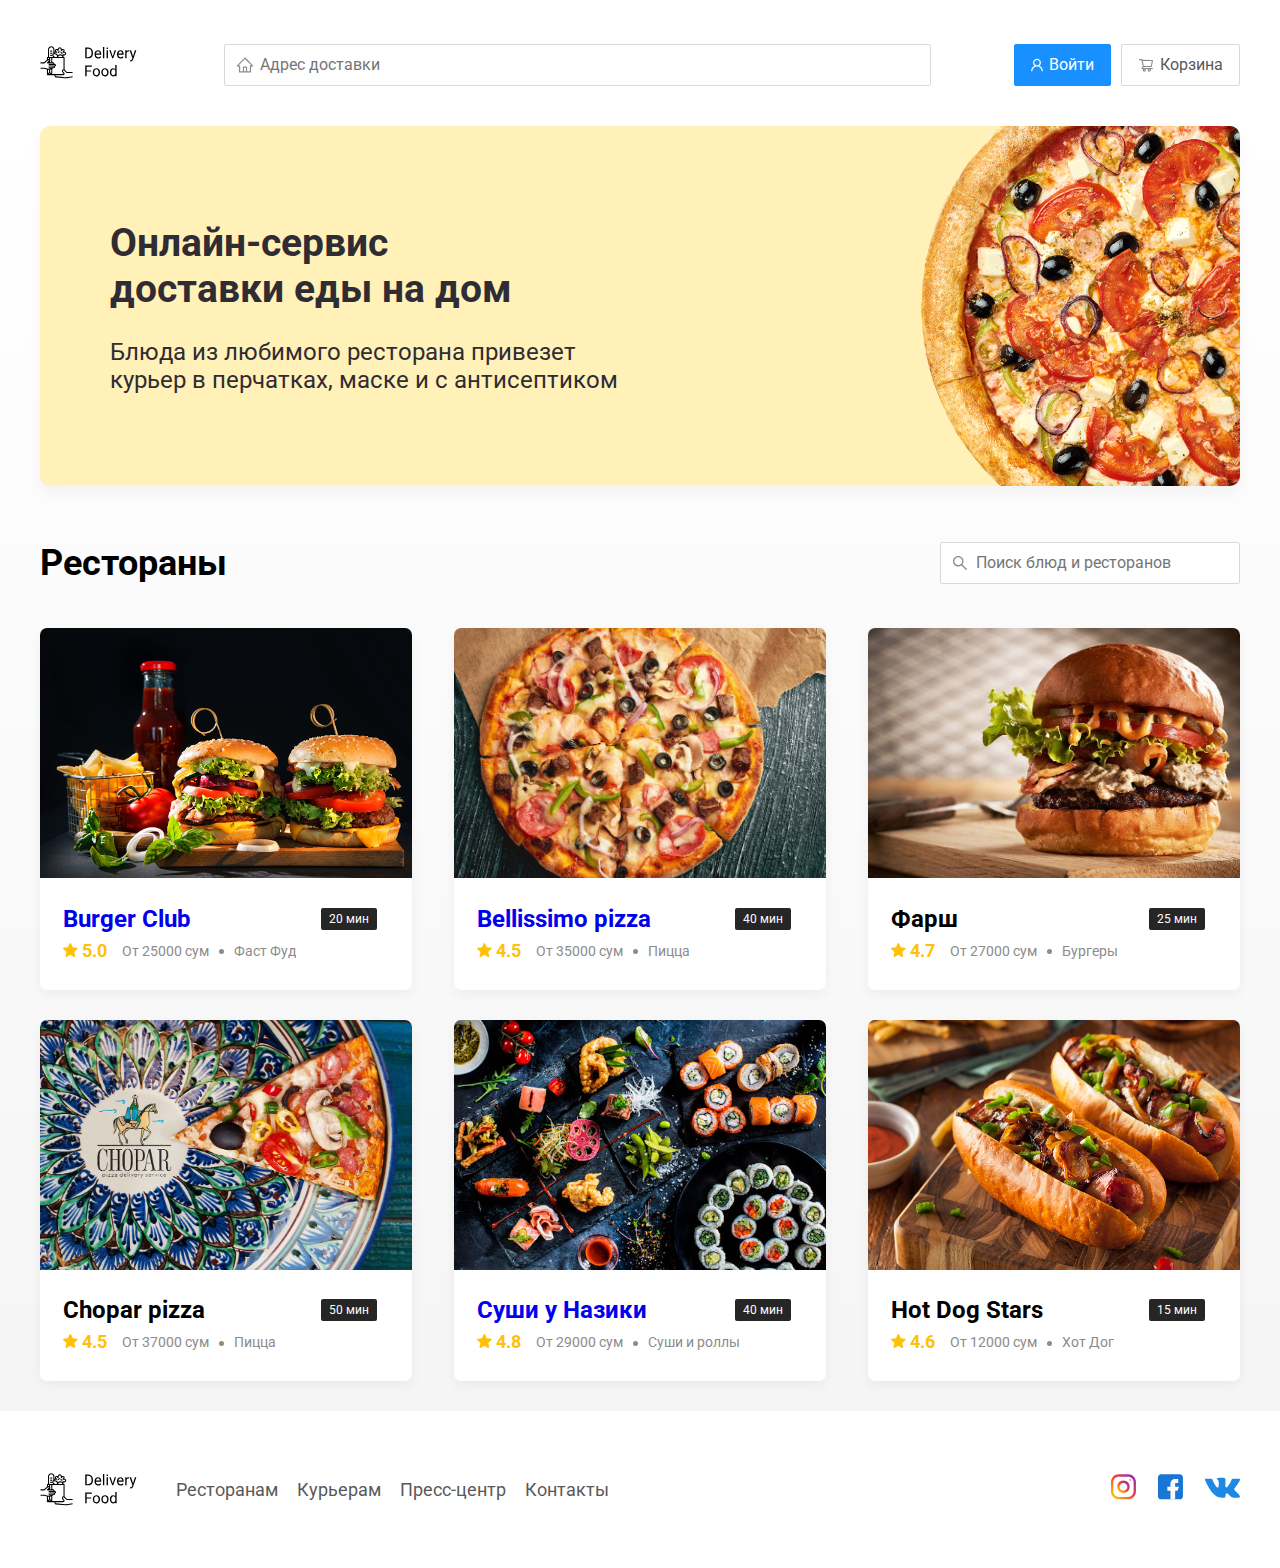
<file: index.html>
<!DOCTYPE html>
<html lang="ru">
<head>
  <meta charset="UTF-8">
  <meta name="viewport" content="width=device-width, initial-scale=1.0">
  <title>Delivery Food</title>
  <link href="https://fonts.googleapis.com/css2?family=Roboto:wght@400;700&display=swap" rel="stylesheet">
  <link rel="stylesheet" href="css\normalize.css">
  <link rel="stylesheet" href="css/style.css">
</head>
<body>
  <div class="container">
    <!-- Шапка сайта -->
    <header class="header">
      <a href="index.html" class="logo">
        <img src="img\logo.svg" alt="logo">
      </a>
      <input type="text" class="input input-address" placeholder="Адрес доставки">
      <div class="buttons">
        <button class="button button-primary">
          <img src="img/user.svg" alt="user" class="button-icon">
          <span class="button-text">Войти</span>
        </button>
        <button class="button">
          <img src="img/shopping-card.svg" alt="shopping card" class="button-icon">
          <span class="button-text">Корзина</span>
        </button>
      </div>
    </header>
  </div>
  <!-- .container -->
  <main class="main">
    <div class="container">
      <section class="promo">
        <h1 class="promo-title">Онлайн-сервис <br> доставки еды на дом</h1>
        <p class="promo-text">Блюда из любимого ресторана привезет курьер в перчатках, маске и с антисептиком</p>
      </section>
      
      <section class="restaurants">
        <div class="section-heading">
          <h2 class="section-title">Рестораны</h2>
          <input type="text" class="input input-search" placeholder="Поиск блюд и ресторанов">
        </div>
        <div class="cards">
          <a href="restaurant.html" class="card">
            <img src="img/burger club.jpg" alt="image" class="card-image">
            <div class="card-text">
              <div class="card-heading">
                <h3 class="card-title">Burger Club</h3>
                <span class="card-tag tag">20 мин</span>
              </div>
              <!-- card-heading -->
              <div class="card-info">
                <div class="rating"> <img src="img/rating.svg" alt="rating" class="rating-star"> 5.0</div>
                <div class="price">От 25000 сум</div>
                <div class="category">Фаст Фуд</div>
                <!-- card-info -->
              </div>
            </div>
          </a>
          <!-- /.card -->
          <a href="restaurant.html" class="card">
            <img src="img/bellissimo.jpg" alt="image" class="card-image">
            <div class="card-text">
              <div class="card-heading">
                <h3 class="card-title">Bellissimo pizza</h3>
                <span class="card-tag tag">40 мин</span>
              </div>
              <!-- card-heading -->
              <div class="card-info">
                <div class="rating"> <img src="img/rating.svg" alt="rating" class="rating-star"> 4.5</div>
                <div class="price">От 35000 сум</div>
                <div class="category">Пицца</div>
                <!-- card-info -->
              </div>
            </div>
          </a>
          <!-- /.card -->
          <div class="card">
            <img src="img/farsh.jpg" alt="image" class="card-image">
            <div class="card-text">
              <div class="card-heading">
                <h3 class="card-title">Фарш</h3>
                <span class="card-tag tag">25 мин</span>
              </div>
              <!-- card-heading -->
              <div class="card-info">
                <div class="rating"> <img src="img/rating.svg" alt="rating" class="rating-star"> 4.7</div>
                <div class="price">От 27000 сум</div>
                <div class="category">Бургеры</div>
                <!-- card-info -->
              </div>
            </div>
          </div>
          <!-- /.card -->
          <div class="card">
            <img src="img/chopar.jpg" alt="image" class="card-image">
            <div class="card-text">
              <div class="card-heading">
                <h3 class="card-title">Chopar pizza</h3>
                <span class="card-tag tag">50 мин</span>
              </div>
              <!-- card-heading -->
              <div class="card-info">
                <div class="rating"> <img src="img/rating.svg" alt="rating" class="rating-star"> 4.5</div>
                <div class="price">От 37000 сум</div>
                <div class="category">Пицца</div>
                <!-- card-info -->
              </div>
            </div>
          </div>
          <!-- /.card -->
          <a href="restaurant.html" class="card">
            <img src="img/sushi.jpg" alt="image" class="card-image">
            <div class="card-text">
              <div class="card-heading">
                <h3 class="card-title">Суши у Назики</h3>
                <span class="card-tag tag">40 мин</span>
              </div>
              <!-- card-heading -->
              <div class="card-info">
                <div class="rating"> <img src="img/rating.svg" alt="rating" class="rating-star"> 4.8</div>
                <div class="price">От 29000 сум</div>
                <div class="category">Суши и роллы</div>
                <!-- card-info -->
              </div>
            </div>
          </a>
          <!-- /.card -->
          <div class="card">
            <img src="img/hotdog.jpg" alt="image" class="card-image">
            <div class="card-text">
              <div class="card-heading">
                <h3 class="card-title">Hot Dog Stars</h3>
                <span class="card-tag tag">15 мин</span>
              </div>
              <!-- card-heading -->
              <div class="card-info">
                <div class="rating"> <img src="img/rating.svg" alt="rating" class="rating-star"> 4.6</div>
                <div class="price">От 12000 сум</div>
                <div class="category">Хот Дог</div>
                <!-- card-info -->
              </div>
            </div>
          </div>
          <!-- /.card -->
        </div>
        <!-- /.cards -->
      </section>
    </div>
    <!-- container -->
  </main>
  <footer class="footer">
    <div class="container">
      <div class="footer-block">
        <img src="img/logo.svg" alt="logo" class="logo footer-logo">
        <nav class="footer-nav">
          <a href="#" class="footer-link">Ресторанам</a>
          <a href="#" class="footer-link">Курьерам</a>
          <a href="#" class="footer-link">Пресс-центр</a>
          <a href="#" class="footer-link">Контакты</a>
        </nav>
        <div class="social-links">
          <a href="#" class="social-link"><img src="img/instagram.svg" alt="instagram"></a>
          <a href="#" class="social-link"><img src="img/fb.svg" alt="facebook"></a>
          <a href="#" class="social-link"><img src="img/vk.svg" alt="vk"></a>
        </div>
      </div>
    </div>
  </footer>
</body>
</html>
</file>
<file: css/style.css>
* {
  box-sizing: border-box;
}
body {
  font-family: 'Roboto', sans-serif;
  padding-top: 44px;
}
.container {
  max-width: 1200px;
  margin: auto;
}
.header {
  display: flex;
  align-items: center;
  justify-content: space-between;
  margin-bottom: 40px;
}
.input {
  background: #FFFFFF;
  border: 1px solid #D9D9D9;
  border-radius: 2px;
  font-size: 16px;
  line-height: 24px;
  padding: 8px;
  padding-left: 35px;
  background-repeat: no-repeat;
  background-position: left 11px center;
}
.input-address {
  flex: 0.8;
  background-image: url(../img/home.svg);
}
.input-search {
  width: 300px;
  background-image: url(../img/search.svg);
  margin-left: auto;
}
.buttons {
  display: flex;
  align-items: center;
}
.button {
  display: flex;
  align-items: center;
  padding: 8px 16px;
  background: #FFFFFF;
  border: 1px solid #D9D9D9;
  box-sizing: border-box;
  box-shadow: 0px 0px 2px rgba(0, 0, 0, 0.0015);
  border-radius: 2px;
  color: #595959;
  font-size: 16px;
  line-height: 24px;
}
.button-primary {
  background: #1890FF;
  border: 1px solid #1890FF;
  color: #FFFFFF;
  margin-right: 10px;
}
.button-icon {
  margin-right: 6px;
}
.button-card-text {
  margin-right: 10px;
}
.promo {
  box-shadow: 0px 7px 12px rgba(158, 158, 163, 0.1);
  background: #FFF1B8 url(../img/promo-image.png) no-repeat top -100px right -247px / 924px;
  border-radius: 10px;
  padding: 68px 70px;
  margin-bottom: 56px;
}
.promo-title {
  font-style: normal;
  font-weight: bold;
  font-size: 39px;
  line-height: 46px;
  color: #302C34;
}
.promo-text {
  max-width: 538px;
  font-style: normal;
  font-weight: normal;
  font-size: 24px;
  line-height: 28px;
  color: #302C34;
}
.main {
  background: linear-gradient(180deg, rgba(245, 245, 245, 0) 1.04%, #F5F5F5 100%)
}
.section-heading {
  display: flex;
  align-items: center;
  margin-bottom: 44px;
}
.section-title {
font-style: normal;
font-weight: bold;
font-size: 36px;
line-height: 42px;
margin: 0;
color: #000000;
margin-right: 30px;
}
.cards {
  display: flex;
  align-items: flex-start;
  flex-wrap: wrap;
  justify-content: space-between;
}
.card {
  background: #fff;
  box-shadow: 0px 4px 12px rgba(0, 0, 0, 0.05);
  border-radius: 7px;
  overflow: hidden; 
  margin-bottom: 30px;
  flex-basis: 31%;
  text-decoration: none;
}
.card-image {
  width: 384px;
  height: 250px;
  object-fit: cover;
}
.card-text {
  padding: 20px 35px 23px 23px;
}
.card-heading {
  display: flex;
  align-items: center;
  justify-content: space-between;
}
.card-title {
  margin: 0;
  font-style: normal;
  font-weight: bold;
  font-size: 24px;
  line-height: 32px;
}
.card-title-reg {
  font-weight: 400;
}
.card-tag {
  font-style: normal;
  font-weight: normal;
  font-size: 12px;
  line-height: 20px;
  color: #ffffff;
  background: #262626;
  border-radius: 2px;
  padding: 1px 8px;
}
.card-info {
  display: flex;
  align-items: center;
  flex-wrap: wrap;
}
.card-buttons {
  display: flex;
  align-items: center;
  margin-top: 24px;
}
.card-price-bold {
  font-weight: bold;
  font-size: 20px;
  line-height: 32px;
  margin-left: 30px;
}
.rating {
  margin-right: 26px;
  color: #FFC107;
  font-weight: bold;
  font-size: 18px;
  line-height: 32px;
}
.price, .category {
  color: #8C8C8C;
  font-size: 18px;
  line-height: 32px
} 
.price {
  margin-right: 10px;
}
.ingredients {
  color: #8C8C8C;
  font-size: 18px;
  line-height: 21px;
}
.category {
  text-overflow: ellipsis;
  overflow: hidden;
  white-space: nowrap;
  max-width: 150px;
}
.price:after {
  content: '';
  width: 5px;
  height: 5px;
  background-color: #8C8C8C;
  display: inline-block;
  vertical-align: middle;
  border-radius: 50%;
  margin-left: 10px;
}
.footer {
  padding: 60px 0;
}
.footer-block {
  display: flex;
  align-items: center;
  justify-content: space-between;
}
.footer-nav {
  margin-left: 35px;
  margin-right: auto;
}
.footer-link {
  display: inline-block;
  color: #595959;
  font-style: normal;
  font-weight: normal;
  font-size: 18px;
  line-height: 21px;
  text-decoration: none;
}
.footer-link:not(:last-child) {
  margin-right: 15px;
}
.social-links {
  display: flex;
  align-items: center;
}
.social-link:not(:last-child) {
  margin-right: 21px;
}
.modal {
  position: fixed;
  left: 0;
  top: 0;
  width: 100%;
  height: 100%;
  background: rgba(0, 0, 0, 0.4);
  display: none;
}
.is-open {
  display: flex;
}
.modal-dialog {
  max-width: 780px;
  width: 95%;
  background: #FFFFFF;
  border-radius: 5px;
  margin: auto;
  padding: 40px 45px;
}
.modal-header {
  display: flex;
  align-items: center;
  justify-content: space-between;
  margin-bottom: 45px;
}
.modal-title {
  margin: 0;
  font-weight: bold;
  font-size: 36px;
  line-height: 42px;
}
.close {
  font-size: 36px;
  border: none;
  background-color: transparent;
}
.food-row {
  display: flex;
  align-items: flex-start;
  justify-content: space-between;
  padding-bottom: 8px;
  border-bottom: 1px solid #D9D9D9;
  margin-bottom: 15px;
}
.food-name {
  font-weight: normal;
  font-size: 18px;
  line-height: 32px;
}
.food-price {
  margin-left: auto;
  margin-right: 47px;
  font-weight: bold;
  font-size: 20px;
  line-height: 32px;
}
.food-counter {
  display: flex;
  align-items: center;
}
.counter-button {
  display: flex;
  align-items: center;
  justify-content: center;
  width: 39px;
  height: 32px;
  background: #FFFFFF;
  border: 1px solid #40A9FF;
  box-sizing: border-box;
  border-radius: 2px;
  font-weight: normal;
  font-size: 14px;
  line-height: 22px;
  color: #40A9FF;
}
.counter {
  font-size: 16px;
  line-height: 24px;
  margin-left: 10px;
  margin-right: 10px;
}
.modal-footer {
  display: flex;
  align-items: center;
  justify-content: space-between;
}
.modal-pricetag {
  background: #262626;
  border-radius: 5px;
  color: #fff;
  padding: 15px 20px;
  font-size: 20px;
  line-height: 23px;
}

@media (max-width: 1366px) {
  /* .container {
    max-width: 960px;
  } */
  .promo {
    background-position: center right -300px;
    background-size: 750px;
  }
  .rating {
    margin-right: 15px;
  }
  .category, .price {
    font-size: 14px;
  }
}
@media (max-width: 992px) {
  .container {
    max-width: 750px;
  }
  .promo {
    padding: 50px;
    background-size: 500px;
    background-position: center right -200px;
  }
  .promo-text {
    font-size: 18px;
    max-width: 400px;
  }
  .card {
    flex-basis: 49%;
  }
  .footer-link {
    font-size: 16px;
  }
}
@media (max-width 768px) {
  .container {
    max-width: 560px;
  }
  .card-info {
    flex-wrap: wrap;
  }
  .card .raiting {
    flex-basis: 100%;
  }
  .card-title {
    font-size: 18px;
  }
  .promo {
    background-size: 400px;
    background-position: bottom 50px right -200px;
  }
  .promo-title {
    font-size: 24px;
    line-height: 1.4;
  }
  .promo-text {
    margin-top: 0;
  }
}
@media (max-width 578px) {
  .container {
    width: 90%;
  }
  .header {
    flex-wrap: wrap;
  }
  .input-address {
    margin-top: 15px;
    order: 5;
    flex: 1;
  }
  .promo {
    background-image: none;
  }
  .promo-title {
    margin-bottom: 10px;
  }
  .section-title {
    font-size: 20px;
  }
  .card {
    flex-basis: 100%;
  }
  .card-image {
    width: 100%;
  }
  .footer {
    padding: 30px 0;
  }
  .footer-block {
    align-items: flex-start;
  }
  .footer-nav {
    margin-left: 0;
    margin-right: 0;
    order: 0;
    display: flex;
    flex-direction: column;
  }
  .footer-logo {
    margin-right: 15px;
    order: 1;
  }
  .social-links {
    order: 2;
  }
}
@media (max-width: 480px) {
  .button-text {
    display: none;
  }
  .button-icon {
    margin: 0;
  }
  .button {
    min-height: 40px;
  } 
  .promo {
    padding: 20px;
  }
  .section-heading {
    flex-wrap: wrap;
  }
  .footer-block {
    flex-wrap: wrap;
    flex-direction: column;
    align-items: center;
  }
  .footer-logo {
    order: 0;
    margin-bottom: 20px;
  }
  .footer-nav {
    margin-bottom: 20px;
    text-align: center;
  }
  .footer-link:not(:last-child) {
    margin-right: 0;
  }
}
</file>
